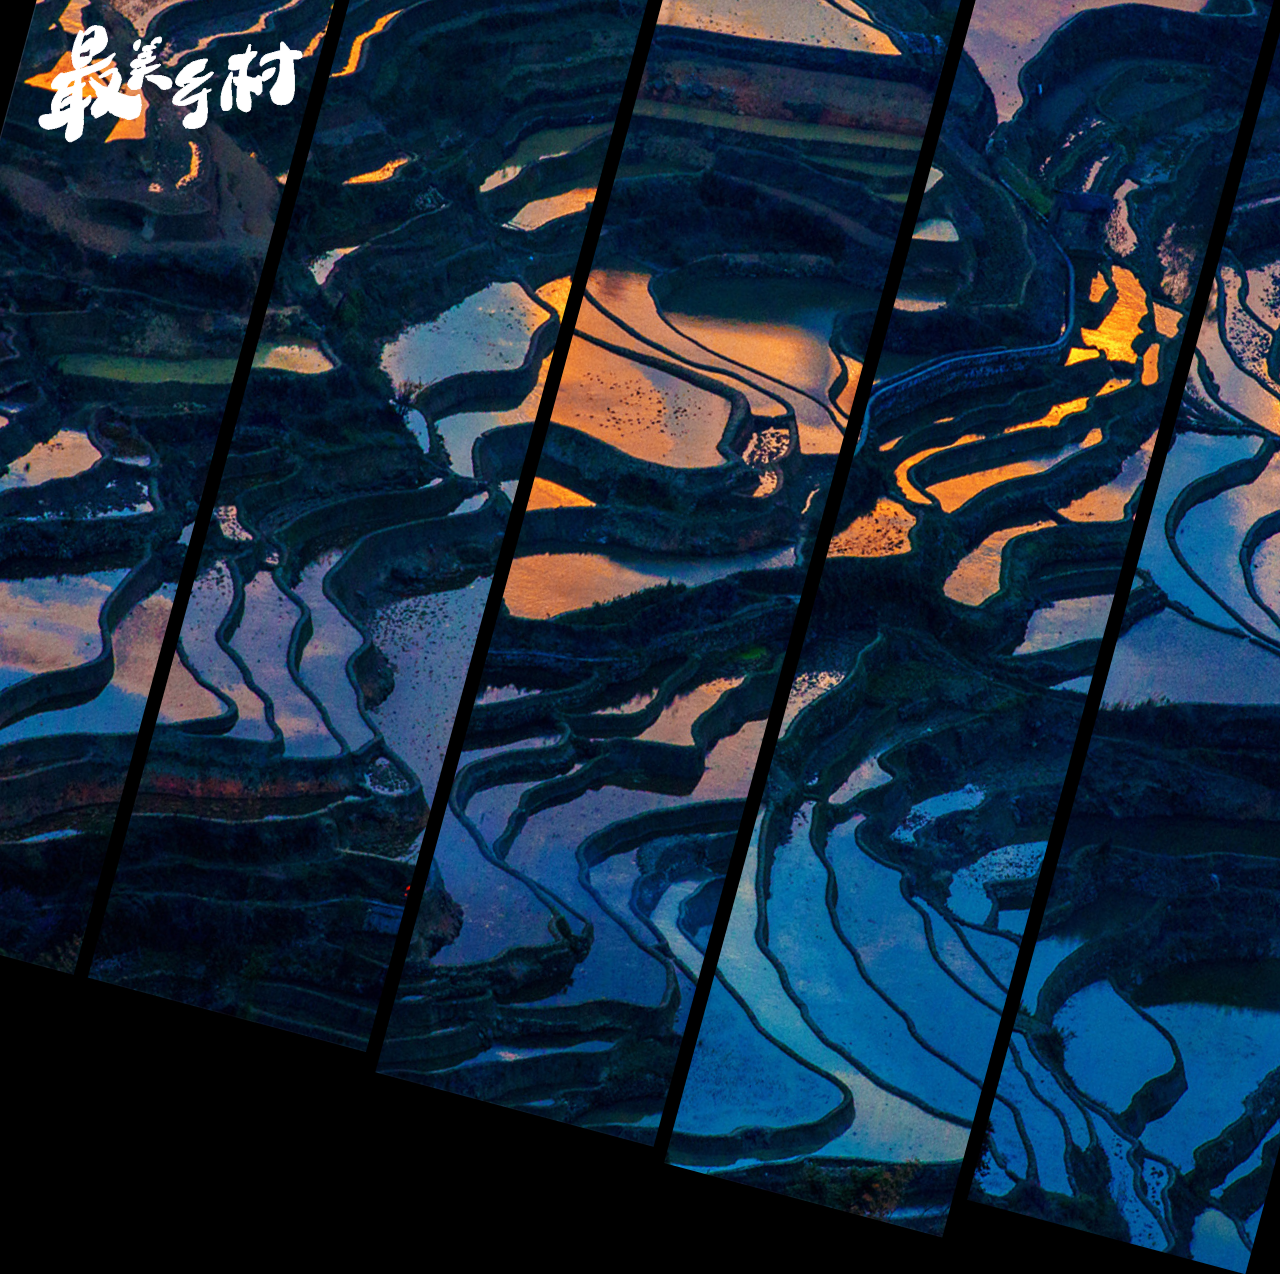
<file: index.html>
﻿<!DOCTYPE html PUBLIC "-//W3C//DTD XHTML 1.0 Transitional//EN" "http://www.w3.org/TR/xhtml1/DTD/xhtml1-transitional.dtd">
<html xmlns="http://www.w3.org/1999/xhtml">
<head>
<meta name="viewport" content="maximum-scale=1.0,minimum-scale=1.0,user-scalable=0,initial-scale=1.0,width=device-width" />
<meta http-equiv="Content-Type" content="text/html; charset=utf-8" />
<title>最美乡村</title>
	<link rel="stylesheet" href="css/index.css">


</head>
<script src="js/jquery-3.2.1.min.js"></script>
<script src="js/index.js"></script>

<body>
<div id="all">
<div id="name">
  <img src="img/标题.png" width="305" height="153" /> </div>
<a href="atlas.html"><div class="menu" id="menu1"> 
<div class="text" id="text1"><p>最美图集</p></div>

</div></a><!--menu's end!-->
<a href="constructe.html"><div class="menu" id="menu2">
	<div class="text" id="text2"><p>乡村建设</p></div>
</div></a>
<a href="video.html"><div class="menu" id="menu3">
		<div class="text" id="text3"><p>美丽乡村纪录片</p></div>
</div></a>
<a ><div class="menu" id="menu4">
	<div class="text" id="text4"><p>最美乡村人</p></div>
</div></a>
<div class="menu" id="menu5">
	<div class="text" id="text5"><p>美食</p></div>
</div>
</div><!--all's end!-->
</body>
</html>
</file>
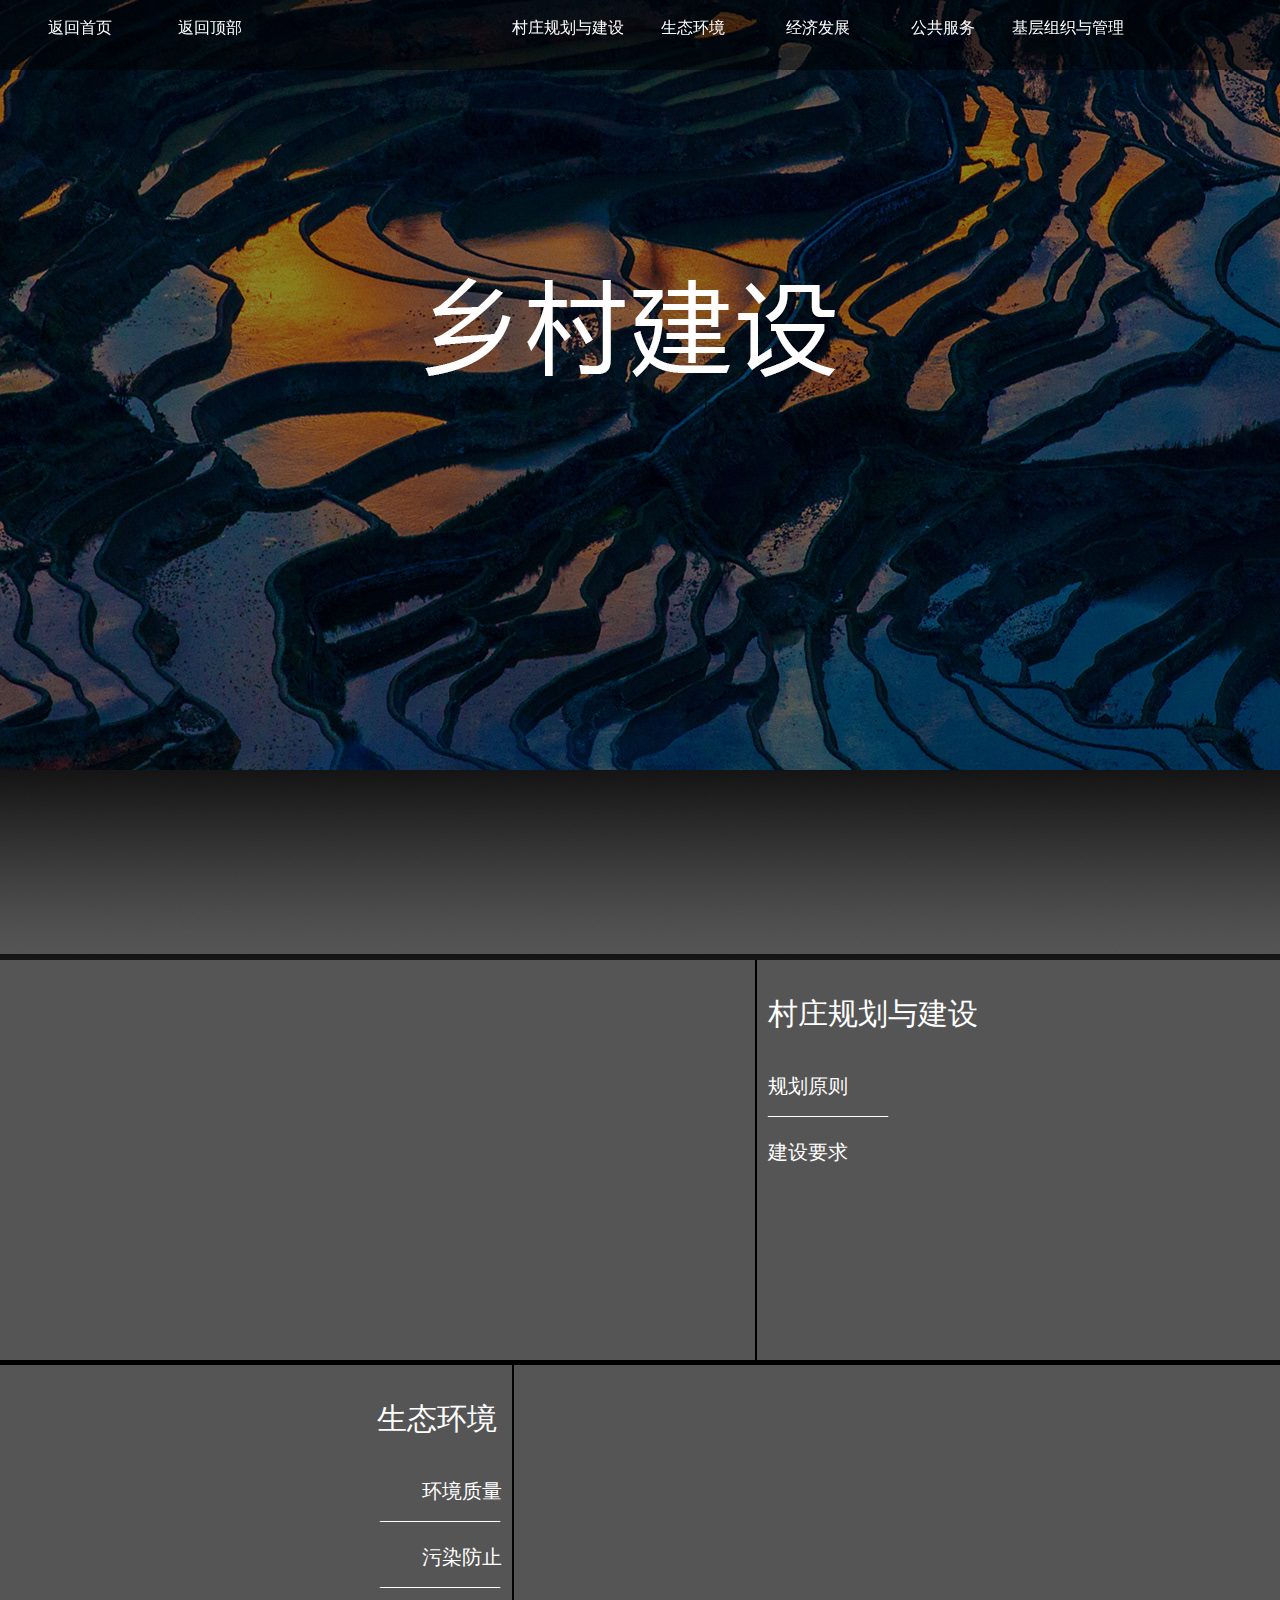
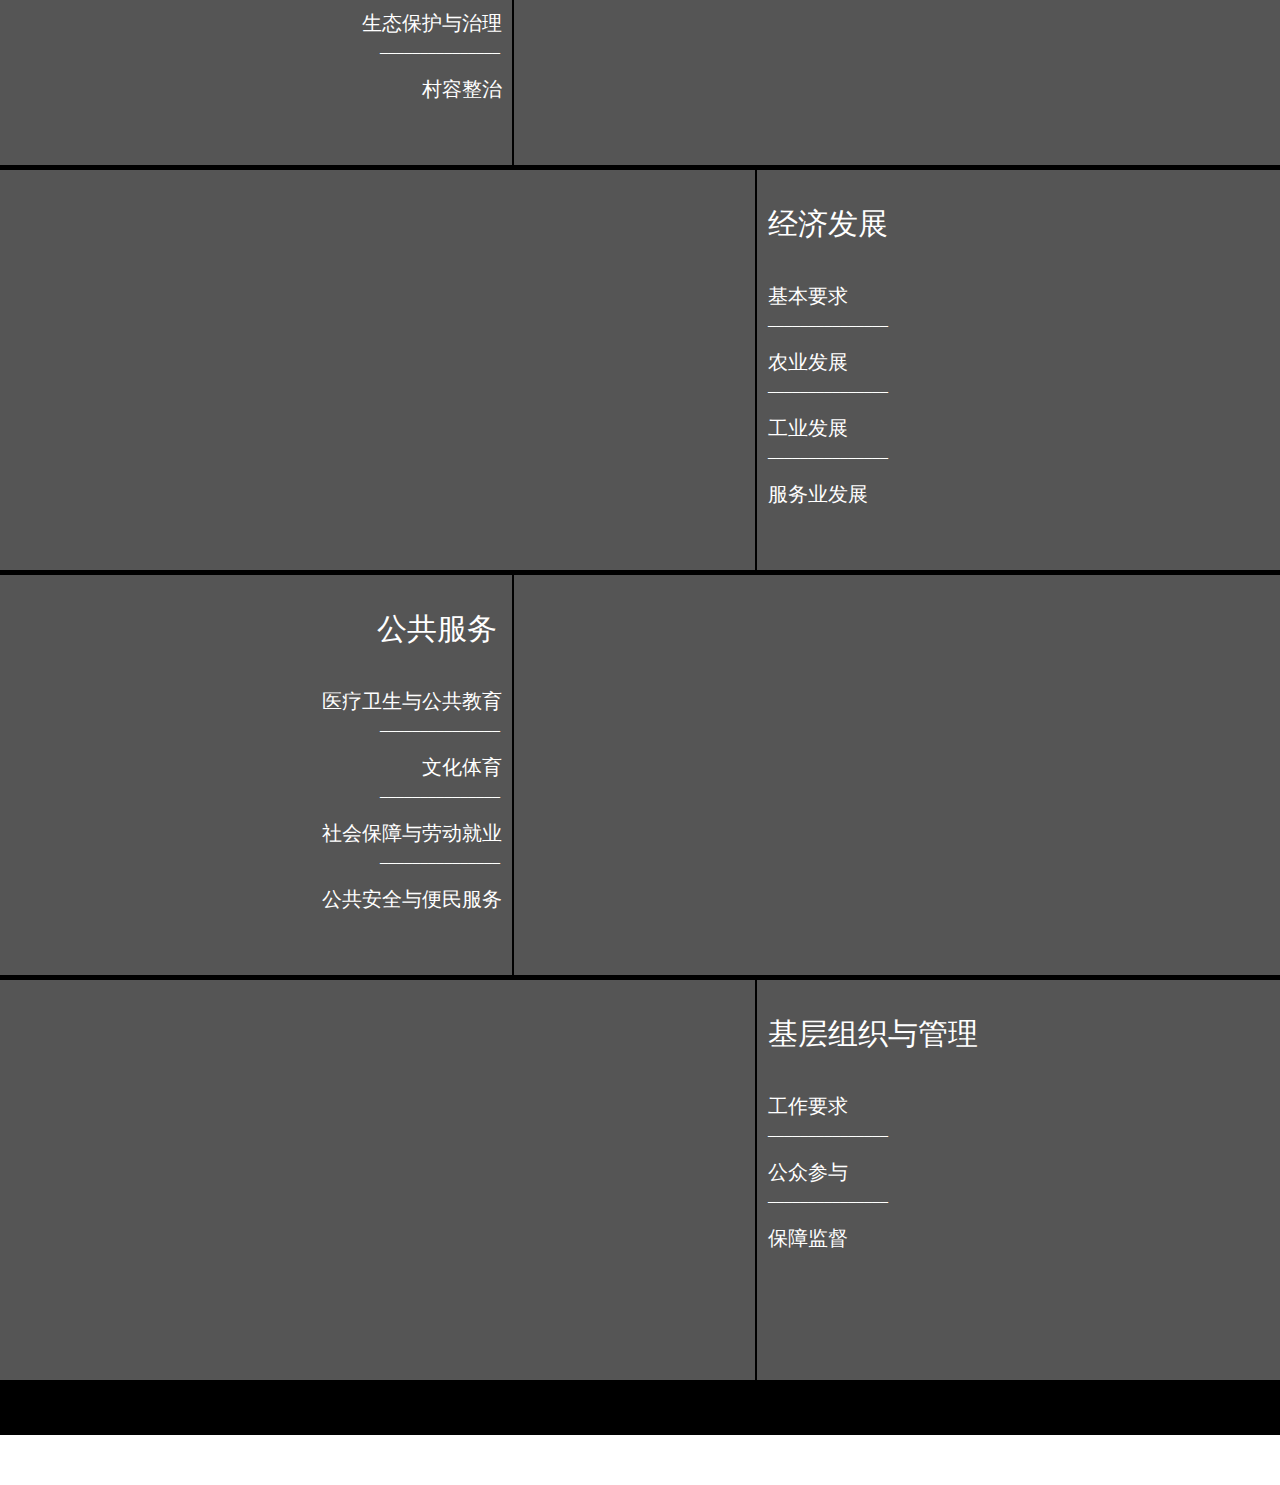
<file: constructe.html>
<!DOCTYPE html PUBLIC "-//W3C//DTD XHTML 1.0 Transitional//EN" "http://www.w3.org/TR/xhtml1/DTD/xhtml1-transitional.dtd">
<html xmlns="http://www.w3.org/1999/xhtml">
<head>
<meta http-equiv="Content-Type" content="text/html; charset=utf-8" />
<title>乡村建设</title>
<script src="js/jquery-3.2.1.min.js"></script> 
<script src="js/shabi.js"></script>
    <link rel="stylesheet" href="css/constructe.css">

</head>

<body>
<div id="all">
<div id="menu">
<a href="index.html"><div class="return0">
<p><br />返回首页</p>
</div></a><!--return's end!-->
<a href="#"><div class="return">
<p><br />返回顶部</p>
</div></a><!--return's end!-->
<ul>
<a href="#con1"><li><br />村庄规划与建设</li></a>
<a href="#con2"><li><br />生态环境 </li></a>
<a href="#con3"><li><br />经济发展</li></a>
<a href="#con4"><li><br />公共服务</li></a>
<a href="#con5"><li><br />基层组织与管理</li></a>

</ul>
<div id="menuall"></div>
</div><!--menu's end!-->
<div class="bj">
</div><!--bj's end!-->
<div id="jb"></div>
<div class="constr" id="con1">
<div class="constrleft" align="center">
<div class="textcont" id="textcont1" align="left">
<p class="text" id="text1"></p>
</div><!--textcont1's end!-->
</div><!--left's end!-->
<div class="constrright">
<div class="thtitle" id="t1">
<p class="smalltitle" id="sm1">因地制宜</p>
<p class="smalltitle" id="sm2">村民参与</p>
<p class="smalltitle" id="sm3">合理布局</p>
<p class="smalltitle" id="sm4">规划要素</p>
</div><!--thtitle's end!-->
<div class="thtitle" id="t2">
<p class="smalltitle" id="sm5">基本要求</p>
<p class="smalltitle" id="sm6">生活设施</p>
<p class="smalltitle" id="sm7">农业生产设施</p>
</div><!--thtitle's end!-->
<p class="title">
<br />
村庄规划与建设
</p>
<br /><br />
<p class="sdtitle" id="s1">规划原则</p>
_______________<br /><br />
<p class="sdtitle" id="s2">建设要求</p>
</div><!--right's end!-->
</div><!--constr's end!-->




<div class="constr" id="con2">
<div class="constrleft2" align="right">
<p class="title">
<br />
生态环境&nbsp;&nbsp; 
</p>
<br /><br />
<p class="sdtitle" id="2sm1">环境质量&nbsp;&nbsp; </p>
_______________ &nbsp;&nbsp;<br /><br />
<p class="sdtitle" id="2sm2" >污染防止&nbsp;&nbsp; </p>
_______________ &nbsp;&nbsp;<br /><br />
<p class="sdtitle" id="2sm3">生态保护与治理&nbsp;&nbsp; </p>
_______________ &nbsp;&nbsp;<br /><br />
<p class="sdtitle" id="2sm4">村容整治&nbsp;&nbsp; </p>
</div><!--con2left's end!-->
<div class="constrright2" align="center">
<div class="textcont" id="textcont2" align="left">
<p class="text" id="text2"></p>
</div><!--textcont1's end!-->
</div>
</div><!--constr's end!-->




<div class="constr" id="con3">
<div class="constrleft" align="center">
<div class="textcont" id="textcont3" align="left">
<p class="text" id="text3" ></p>
</div><!--textcont1's end!-->
</div><!--left's end!-->

<div class="constrright">
<p class="title">
<br />经济发展</p>
<br /><br />
<p class="sdtitle" id="3sm1">基本要求</p>
_______________<br /><br />
<p class="sdtitle" id="3sm2">农业发展</p>
_______________<br /><br />
<p class="sdtitle" id="3sm3">工业发展</p>
_______________<br /><br />
<p class="sdtitle" id="3sm4">服务业发展</p>
</div><!--right's end!-->
</div><!--constr's end!-->



<div class="constr" id="con4">
<div class="constrleft2" align="right">
<p class="title">
<br />公共服务&nbsp;&nbsp; </p>
<br /><br />
<p class="sdtitle" id="4sm1">医疗卫生与公共教育&nbsp;&nbsp; </p>
_______________ &nbsp;&nbsp;<br /><br />
<p class="sdtitle" id="4sm2" >文化体育&nbsp;&nbsp; </p>
_______________ &nbsp;&nbsp;<br /><br />
<p class="sdtitle" id="4sm3">社会保障与劳动就业&nbsp;&nbsp; </p>
_______________ &nbsp;&nbsp;<br /><br />
<p class="sdtitle" id="4sm4">公共安全与便民服务&nbsp;&nbsp; </p>
</div><!--con2left's end!-->
<div class="constrright2" align="center">
<div class="textcont" id="textcont4" align="left">
<p class="text" id="text4"></p>
</div><!--textcont1's end!-->
</div>
</div><!--constr's end!-->



<div class="constr" id="con5">
<div class="constrleft" align="center">
<div class="textcont" id="textcont5" align="left">
<p class="text" id="text5" ></p>
</div><!--textcont1's end!-->
</div><!--left's end!-->

<div class="constrright">
<p class="title">
<br />基层组织与管理</p>
<br /><br />
<p class="sdtitle" id="5sm1">工作要求</p>
_______________<br /><br />
<p class="sdtitle" id="5sm2">公众参与</p>
_______________<br /><br />
<p class="sdtitle" id="5sm3">保障监督</p>
</div><!--right's end!-->

</div><!--constr's end!-->
<div id="con6"></div>

</div><!--all's end!-->
</body>
</html>
</file>
<file: css/index.css>
html body{
    height: 150%;
    margin: 0 auto;
    overflow: hidden;
    width: 150%;
    background-color: #000;
}

#all #menu1 {
    position: relative;
    margin-left: -6%;
    background-image: url(../img/image1.jpg);
    background-repeat: no-repeat;
    background-position: left -310px;
}
#all #menu2 {
    width: 15%;
    margin-left: 25px;
    background-image: url(../img/image2.jpg);
    background-repeat: no-repeat;
    background-position: left -230px;
}
#all #menu3 {


    margin-left: 25px;
    background-image: url(../img/image3.jpg);
    background-repeat: no-repeat;
    background-position: left -132px;
}
#all #menu4 {
    margin-left: 25px;
    background-image: url(../img/image4.jpg);
    background-repeat: no-repeat;
    background-position: left -38px;
}
#all #menu5 {
    width: 15%;
    margin-left: 25px;
    background-image: url(../img/image5.jpg);
    background-repeat: no-repeat;
    background-position: left 70px;
}

#all #name {
    left: 20px;
    position: absolute;
    top: 0px;
    color: #FFF;
    z-index: 1;
    height: 200px;
    width: 300px;
}
.menu{
    overflow: hidden;
    width: 15%;
    background-color: #000;
	background-size:cover;
 
    float: left;
    transform: rotate(15deg);
    -ms-transform: rotate(15deg); /* Internet Explorer */
    -moz-transform: rotate(15deg); /* Firefox */
    -webkit-transform: rotate(15deg); /* Safari 和 Chrome */
    -o-transform: rotate(15deg); /* Opera */
    margin-top: -90px;
}
.text{
    font-family: "微软雅黑";
    color: #e4f2f5;
    font-size: 30px;
    transform: rotate(-15deg);
    opacity:0;
}
#all #menu1 #text1{
    left: 0px;
    margin-top: 250px;
    margin-left: 70px;
}
#all #menu2 #text2{
    left: 0px;
    margin-top: 350px;
    float:left;
}
#all #menu3 #text3{
    left: 0px;
    margin-top: 450px;
    float:left;
}
#all #menu4 #text4{
    left: 0px;
    margin-top: 550px;
    float:left;
}
#all #menu5 #text5{
    left: 0px;
    margin-top: 650px;
    float: left;

}
</file>
<file: css/constructe.css>
*{
    margin:0;
    padding:0;
}
body,html{
    width: 100%;
    height: auto;
    font-family: "微软雅黑";
    color: #FFF;
}
#all{
    width: 100%;
    height: auto;
    background-color:black;
}
#all #menu {
    position: fixed;
    width: 100%;
    height: 70px;
    top: 0;
    left: 0;
    z-index:1;
    overflow:hidden;
}
#all .bj {
    width: 100%;
    height: 820px;
    background-color: #999;
    background-image: url(../img/138-14100Z91T5.jpg);
    background-repeat: no-repeat;
    background-position: center center;
    margin-top:-50px;
}
#all #menu ul {
    list-style-type: none;
    position: absolute;
    top: 0;
    right: 150px;
    color: #FFF;
    z-index: 1;
}
#all #menu #menuall {
    background-color: #000;
    float: left;
    height: 100%;
    width: 100%;
    opacity:0.5;
    position:absolute;
    top:0;
    left:0;
}

#all #menu ul li {
    float: left;
    height: 70px;
    width: 125px;
    text-align: center;
}
#all #menu .return {
    float: left;
    height: 100%;
    width: 100px;
    text-align: center;
    z-index: 1;
    position: absolute;
    top:0;
    left:160px;
}
#all #menu .return0 {
    float: left;
    height: 100%;
    width: 100px;
    text-align: center;
    z-index: 1;
    position: absolute;
    top:0;
    left:30px;
}
#all .constr {
    height: 400px;
    width: 100%;
    background-color: #555;
    position: relative;
    margin-bottom: 5px;
}
.title {
    font-size: 30px;
    color: #FFF;
}
.sdtitle {
    font-size: 20px;
    color: #FFF;
    line-height: 30px;
}
.sdtitle2 {
    font-size: 20px;
    color: #FFF;
    line-height: 30px;
}
#all .constr .constrleft {
    height: 100%;
    width: 59%;
    float: left;
    border-right-width: 2px;
    border-right-style: solid;
    border-right-color: #000;
}
#all .constr .constrleft2 {
    height: 100%;
    width: 40%;
    float: left;
    border-right-width: 2px;
    border-right-style: solid;
    border-right-color: #000;
}
#all .constr .constrright {
    height: 100%;
    width: 40%;
    float:right;
    position:relative;
}
#all .constr .constrright2 {
    height: 100%;
    width: 59%;
    float:right;
    position:relative;
}
.thtitle {
    height: 150px;
    width: 150px;
    position:absolute;
    right:250px;
    top:100px;
    font-size: 20px;
    color: #FFF;
    line-height: 30px;
    opacity:0;
}
.textcont {
    height: 85%;
    width: 85%;
    margin-top: 3%;
    opacity: 0;
    color: #000;
    line-height: 50px;
    vertical-align: middle;
    overflow: auto;
    background-color: #FFF;
}
#all .constr .constrright #t2 {
    position:absolute;
    right:250px;
    top:230px;
}

#all .constr .constrleft .textcont .text {

}
a{
    color:white;
}

#all #jb {
    background-image: url(../img/jb2.jpg);
    height: 190px;
    width: 100%;
}
#all #con6 {
    height:50px;
}
</file>
